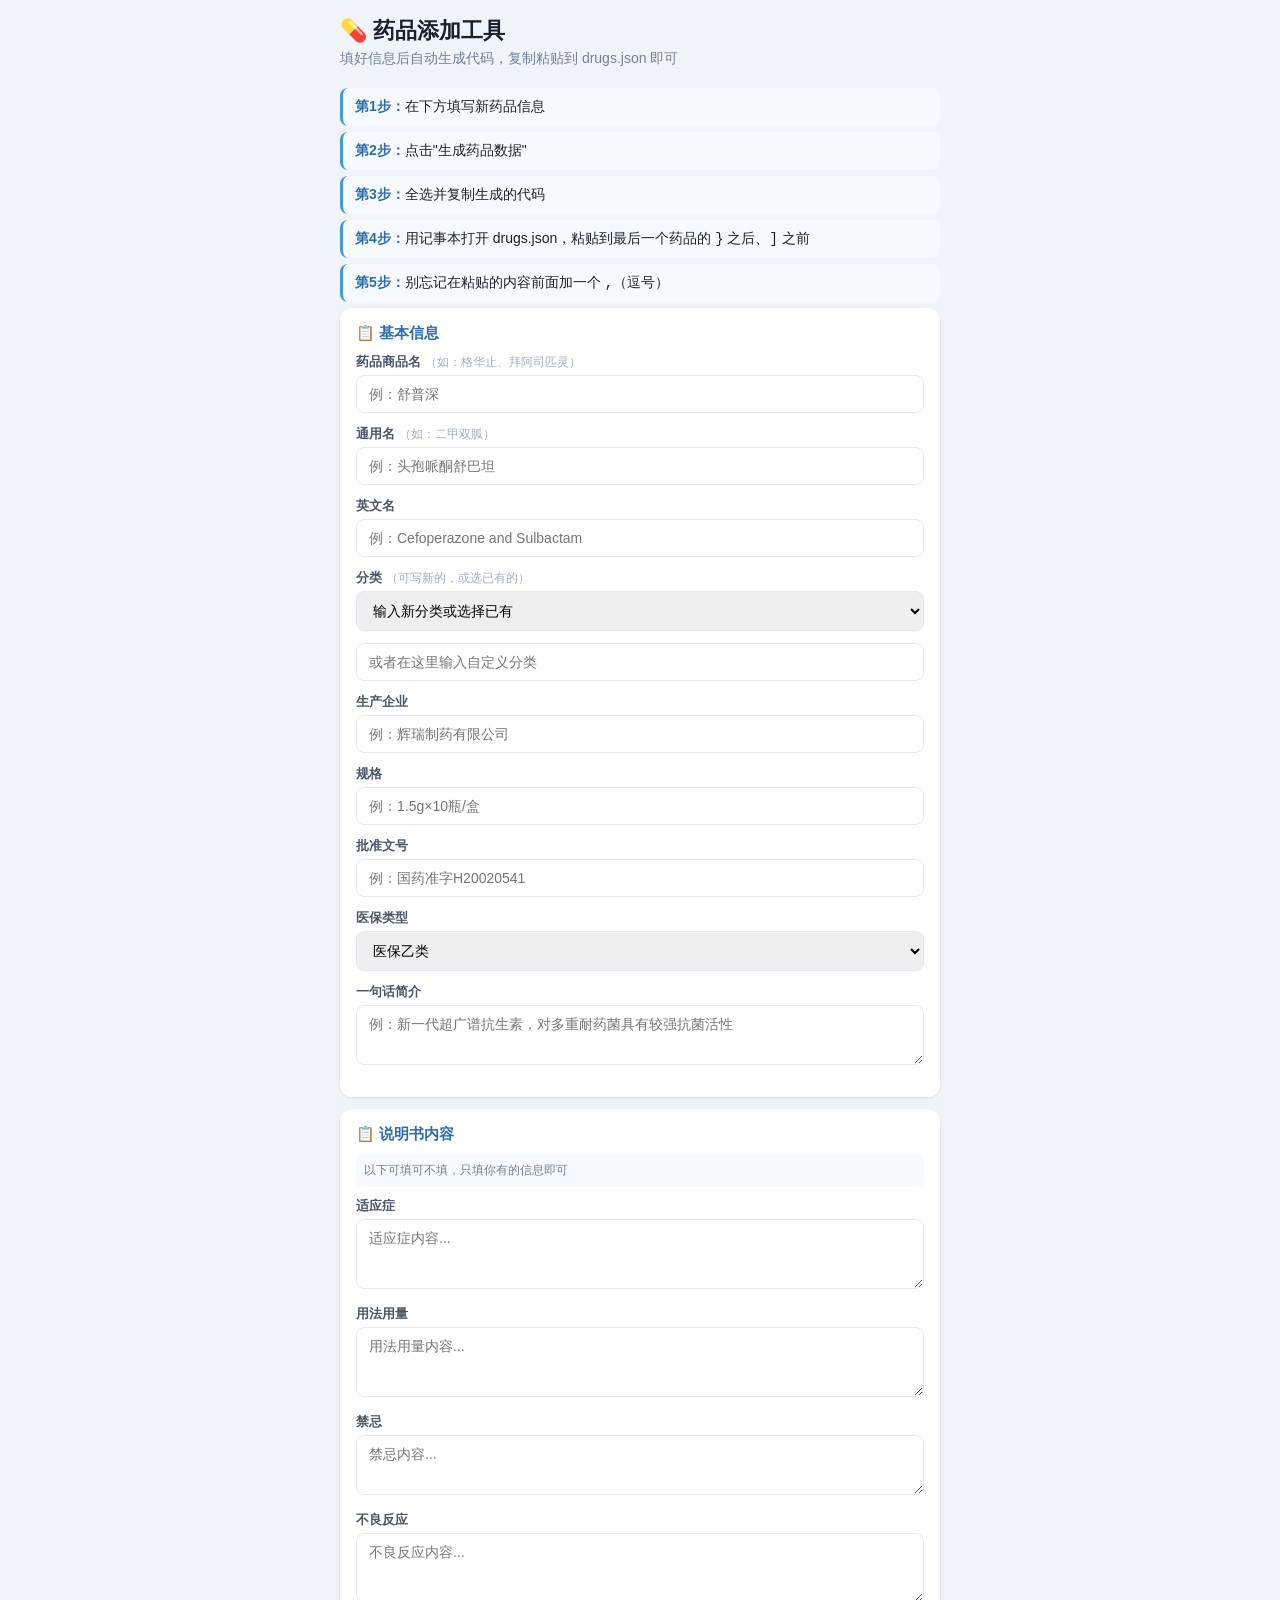
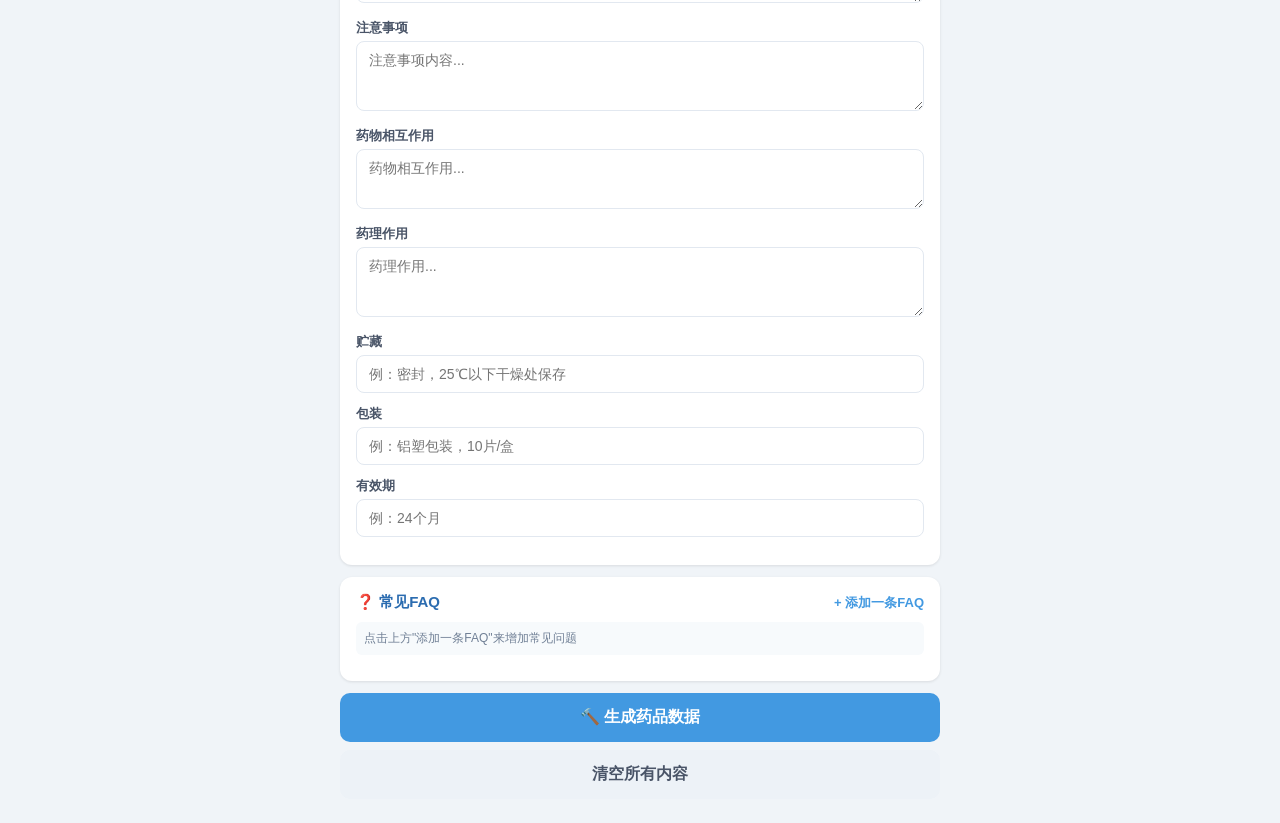
<file: drug-editor.html>
﻿<!DOCTYPE html>
<html lang="zh-CN">
<head>
<meta charset="UTF-8">
<meta name="viewport" content="width=device-width, initial-scale=1.0">
<title>药品添加工具</title>
<style>
* { box-sizing: border-box; margin: 0; padding: 0; }
body { font-family: -apple-system, sans-serif; background: #f0f4f8; padding: 16px; color: #1a202c; }
.container { max-width: 600px; margin: 0 auto; }
h1 { font-size: 22px; margin-bottom: 4px; }
.subtitle { color: #718096; font-size: 14px; margin-bottom: 20px; }
.card { background: white; border-radius: 12px; padding: 16px; margin-bottom: 12px; box-shadow: 0 1px 3px rgba(0,0,0,0.1); }
label { display: block; font-size: 13px; font-weight: 600; margin-bottom: 4px; color: #4a5568; }
input, textarea, select { width: 100%; padding: 10px 12px; border: 1.5px solid #e2e8f0; border-radius: 8px; font-size: 14px; font-family: inherit; margin-bottom: 12px; transition: border-color 0.2s; }
input:focus, textarea:focus { outline: none; border-color: #4299e1; box-shadow: 0 0 0 3px rgba(66,153,225,0.15); }
textarea { resize: vertical; min-height: 60px; }
.optional { font-size: 12px; color: #a0aec0; font-weight: 400; }
.section-title { font-size: 15px; font-weight: 700; margin-bottom: 10px; color: #2b6cb0; display: flex; align-items: center; gap: 6px; }
.section-hint { font-size: 12px; color: #718096; margin-bottom: 10px; padding: 8px; background: #f7fafc; border-radius: 6px; }
.btn { width: 100%; padding: 14px; border: none; border-radius: 10px; font-size: 16px; font-weight: 600; cursor: pointer; transition: all 0.2s; margin-bottom: 8px; }
.btn-primary { background: #4299e1; color: white; }
.btn-primary:hover { background: #3182ce; }
.btn-secondary { background: #edf2f7; color: #4a5568; }
.btn-secondary:hover { background: #e2e8f0; }
.btn-success { background: #48bb78; color: white; }
.btn-success:hover { background: #38a169; }
.output-area { display: none; }
.output-area.show { display: block; }
pre { background: #1a202c; color: #a0aec0; padding: 16px; border-radius: 8px; font-size: 12px; overflow-x: auto; white-space: pre-wrap; word-break: break-all; max-height: 400px; overflow-y: auto; }
.copy-btn { background: #48bb78; color: white; border: none; padding: 10px 20px; border-radius: 8px; cursor: pointer; font-size: 14px; font-weight: 600; margin-top: 8px; }
.copy-btn:hover { background: #38a169; }
.steps { counter-reset: step; padding: 0; list-style: none; }
.steps li { counter-increment: step; padding: 10px 12px; margin-bottom: 6px; background: #f7fafc; border-radius: 8px; font-size: 14px; border-left: 3px solid #4299e1; }
.steps li::before { content: "第" counter(step) "步："; font-weight: 700; color: #2b6cb0; }
.toggle-section { color: #4299e1; cursor: pointer; font-size: 13px; user-select: none; }
.toggle-section:hover { text-decoration: underline; }
.faq-item { border: 1px solid #e2e8f0; border-radius: 8px; padding: 12px; margin-bottom: 8px; }
.faq-item textarea { min-height: 40px; }
</style>
</head>
<body>
<div class="container">
  <h1>💊 药品添加工具</h1>
  <p class="subtitle">填好信息后自动生成代码，复制粘贴到 drugs.json 即可</p>

  <ol class="steps">
    <li>在下方填写新药品信息</li>
    <li>点击"生成药品数据"</li>
    <li>全选并复制生成的代码</li>
    <li>用记事本打开 drugs.json，粘贴到最后一个药品的 <code>}</code> 之后、<code>]</code> 之前</li>
    <li>别忘记在粘贴的内容前面加一个 <code>,</code>（逗号）</li>
  </ol>

  <div class="card">
    <div class="section-title">📋 基本信息</div>
    <label>药品商品名 <span class="optional">（如：格华止、拜阿司匹灵）</span></label>
    <input id="drugName" placeholder="例：舒普深">
    <label>通用名 <span class="optional">（如：二甲双胍）</span></label>
    <input id="genericName" placeholder="例：头孢哌酮舒巴坦">
    <label>英文名</label>
    <input id="enName" placeholder="例：Cefoperazone and Sulbactam">
    <label>分类 <span class="optional">（可写新的，或选已有的）</span></label>
    <select id="category">
      <option value="">输入新分类或选择已有</option>
      <option>抗血小板药</option>
      <option>质子泵抑制剂</option>
      <option>口服降糖药</option>
      <option>抗生素</option>
      <option>降压药</option>
      <option>降脂药</option>
      <option>抗肿瘤药</option>
      <option>生物制剂</option>
    </select>
    <input id="categoryCustom" placeholder="或者在这里输入自定义分类">
    <label>生产企业</label>
    <input id="manufacturer" placeholder="例：辉瑞制药有限公司">
    <label>规格</label>
    <input id="specification" placeholder="例：1.5g×10瓶/盒">
    <label>批准文号</label>
    <input id="approvalNumber" placeholder="例：国药准字H20020541">
    <label>医保类型</label>
    <select id="drugCode">
      <option>医保甲类</option>
      <option selected>医保乙类</option>
      <option>医保丙类</option>
      <option>自费</option>
    </select>
    <label>一句话简介</label>
    <textarea id="summary" placeholder="例：新一代超广谱抗生素，对多重耐药菌具有较强抗菌活性" rows="2"></textarea>
  </div>

  <div class="card">
    <div class="section-title">📋 说明书内容</div>
    <div class="section-hint">以下可填可不填，只填你有的信息即可</div>

    <label>适应症</label>
    <textarea id="indications" placeholder="适应症内容..." rows="3"></textarea>
    <label>用法用量</label>
    <textarea id="dosage" placeholder="用法用量内容..." rows="3"></textarea>
    <label>禁忌</label>
    <textarea id="contraindications" placeholder="禁忌内容..." rows="2"></textarea>
    <label>不良反应</label>
    <textarea id="adverse_reactions" placeholder="不良反应内容..." rows="3"></textarea>
    <label>注意事项</label>
    <textarea id="warnings" placeholder="注意事项内容..." rows="3"></textarea>
    <label>药物相互作用</label>
    <textarea id="drug_interactions" placeholder="药物相互作用..." rows="2"></textarea>
    <label>药理作用</label>
    <textarea id="pharmacology" placeholder="药理作用..." rows="3"></textarea>
    <label>贮藏</label>
    <input id="storage" placeholder="例：密封，25℃以下干燥处保存">
    <label>包装</label>
    <input id="packaging" placeholder="例：铝塑包装，10片/盒">
    <label>有效期</label>
    <input id="shelf_life" placeholder="例：24个月">
  </div>

  <div class="card" id="faqSection">
    <div class="section-title" style="display:flex;justify-content:space-between;align-items:center;">
      <span>❓ 常见FAQ</span>
      <span class="toggle-section" onclick="addFaq()">+ 添加一条FAQ</span>
    </div>
    <div id="faqList"></div>
    <div class="section-hint">点击上方"添加一条FAQ"来增加常见问题</div>
  </div>

  <button class="btn btn-primary" onclick="generate()">🔨 生成药品数据</button>
  <button class="btn btn-secondary" onclick="clearAll()">清空所有内容</button>

  <div class="card output-area" id="outputArea">
    <div class="section-title">✅ 生成成功！</div>
    <p style="font-size:13px;color:#718096;margin-bottom:8px;">复制下面的代码，用记事本打开 drugs.json，在最后一个药品的 <code>}</code> 后面粘贴（记得前面加逗号）</p>
    <pre id="outputJson"></pre>
    <button class="copy-btn" onclick="copyJson()">📋 复制代码</button>
    <p id="copyMsg" style="font-size:13px;color:#48bb78;margin-top:6px;display:none;">✅ 已复制！</p>
  </div>
</div>

<script>
let faqCount = 0;

function addFaq(q, a) {
  faqCount++;
  const div = document.createElement("div");
  div.className = "faq-item";
  div.id = "faq-" + faqCount;
  div.innerHTML = `
    <div style="display:flex;justify-content:space-between;margin-bottom:4px;">
      <span style="font-size:12px;font-weight:600;">问题 ${faqCount}</span>
      <span style="font-size:12px;color:#e53e3e;cursor:pointer;" onclick="this.parentElement.parentElement.remove()">删除</span>
    </div>
    <input id="faq-q-${faqCount}" placeholder="问题" value="${q || ''}">
    <textarea id="faq-a-${faqCount}" placeholder="回答" rows="2">${a || ''}</textarea>
  `;
  document.getElementById("faqList").appendChild(div);
}

function getVal(id) { return document.getElementById(id).value.trim(); }

function generate() {
  const cat = getVal("categoryCustom") || getVal("category") || "其他";
  const id = (getVal("drugName") || "new-drug").replace(/[^a-zA-Z0-9\u4e00-\u9fa5]/g, "-").toLowerCase();

  const sections = {};

  // Prescribing info
  const prescribingFields = [
    ["indications", "适应症"], ["dosage", "用法用量"], ["contraindications", "禁忌"],
    ["adverse_reactions", "不良反应"], ["warnings", "注意事项"], ["drug_interactions", "药物相互作用"],
    ["pharmacology", "药理作用"], ["storage", "贮藏"], ["packaging", "包装"], ["shelf_life", "有效期"]
  ];
  const piContent = {};
  let hasPrescribing = false;
  prescribingFields.forEach(([fid, title]) => {
    const v = getVal(fid);
    if (v) { piContent[fid] = { title, body: v }; hasPrescribing = true; }
  });
  if (hasPrescribing) {
    sections.prescribing_info = { title: "说明书", icon: "📋", content: piContent };
  }

  // FAQ
  const faqContent = {};
  let hasFaq = false;
  for (let i = 1; i <= faqCount; i++) {
    const q = document.getElementById("faq-q-" + i);
    const a = document.getElementById("faq-a-" + i);
    if (q && a && q.value.trim() && a.value.trim()) {
      faqContent["faq_" + i] = { question: q.value.trim(), answer: a.value.trim() };
      hasFaq = true;
    }
  }
  if (hasFaq) {
    sections.faq = { title: "常见FAQ", icon: "❓", content: faqContent };
  }

  const drug = {
    id: id || "new-drug",
    name: getVal("drugName") || "新药品",
    genericName: getVal("genericName") || "",
    enName: getVal("enName") || "",
    category: cat,
    manufacturer: getVal("manufacturer") || "",
    specification: getVal("specification") || "",
    approvalNumber: getVal("approvalNumber") || "",
    drugCode: getVal("drugCode") || "医保乙类",
    summary: getVal("summary") || "",
    sections: sections
  };

  // If only prescribing and FAQ are empty, add minimal content
  if (Object.keys(sections).length === 0) {
    drug.sections = {
      prescribing_info: { title: "说明书", icon: "📋", content: { basic: { title: "基本信息", body: getVal("summary") || "暂无数据" } } }
    };
  }

  const json = JSON.stringify(drug, null, 2);
  document.getElementById("outputJson").textContent = json;
  document.getElementById("outputArea").classList.add("show");
  document.getElementById("outputArea").scrollIntoView({ behavior: "smooth" });
}

function copyJson() {
  const text = document.getElementById("outputJson").textContent;
  navigator.clipboard.writeText(text).then(() => {
    document.getElementById("copyMsg").style.display = "block";
    setTimeout(() => { document.getElementById("copyMsg").style.display = "none"; }, 2000);
  }).catch(() => {
    const range = document.createRange();
    range.selectNode(document.getElementById("outputJson"));
    window.getSelection().removeAllRanges();
    window.getSelection().addRange(range);
    document.execCommand("copy");
    document.getElementById("copyMsg").style.display = "block";
    setTimeout(() => { document.getElementById("copyMsg").style.display = "none"; }, 2000);
  });
}

function clearAll() {
  document.querySelectorAll("input, textarea").forEach(el => el.value = "");
  document.getElementById("faqList").innerHTML = "";
  faqCount = 0;
  document.getElementById("outputArea").classList.remove("show");
}
</script>
</body>
</html>
</file>
